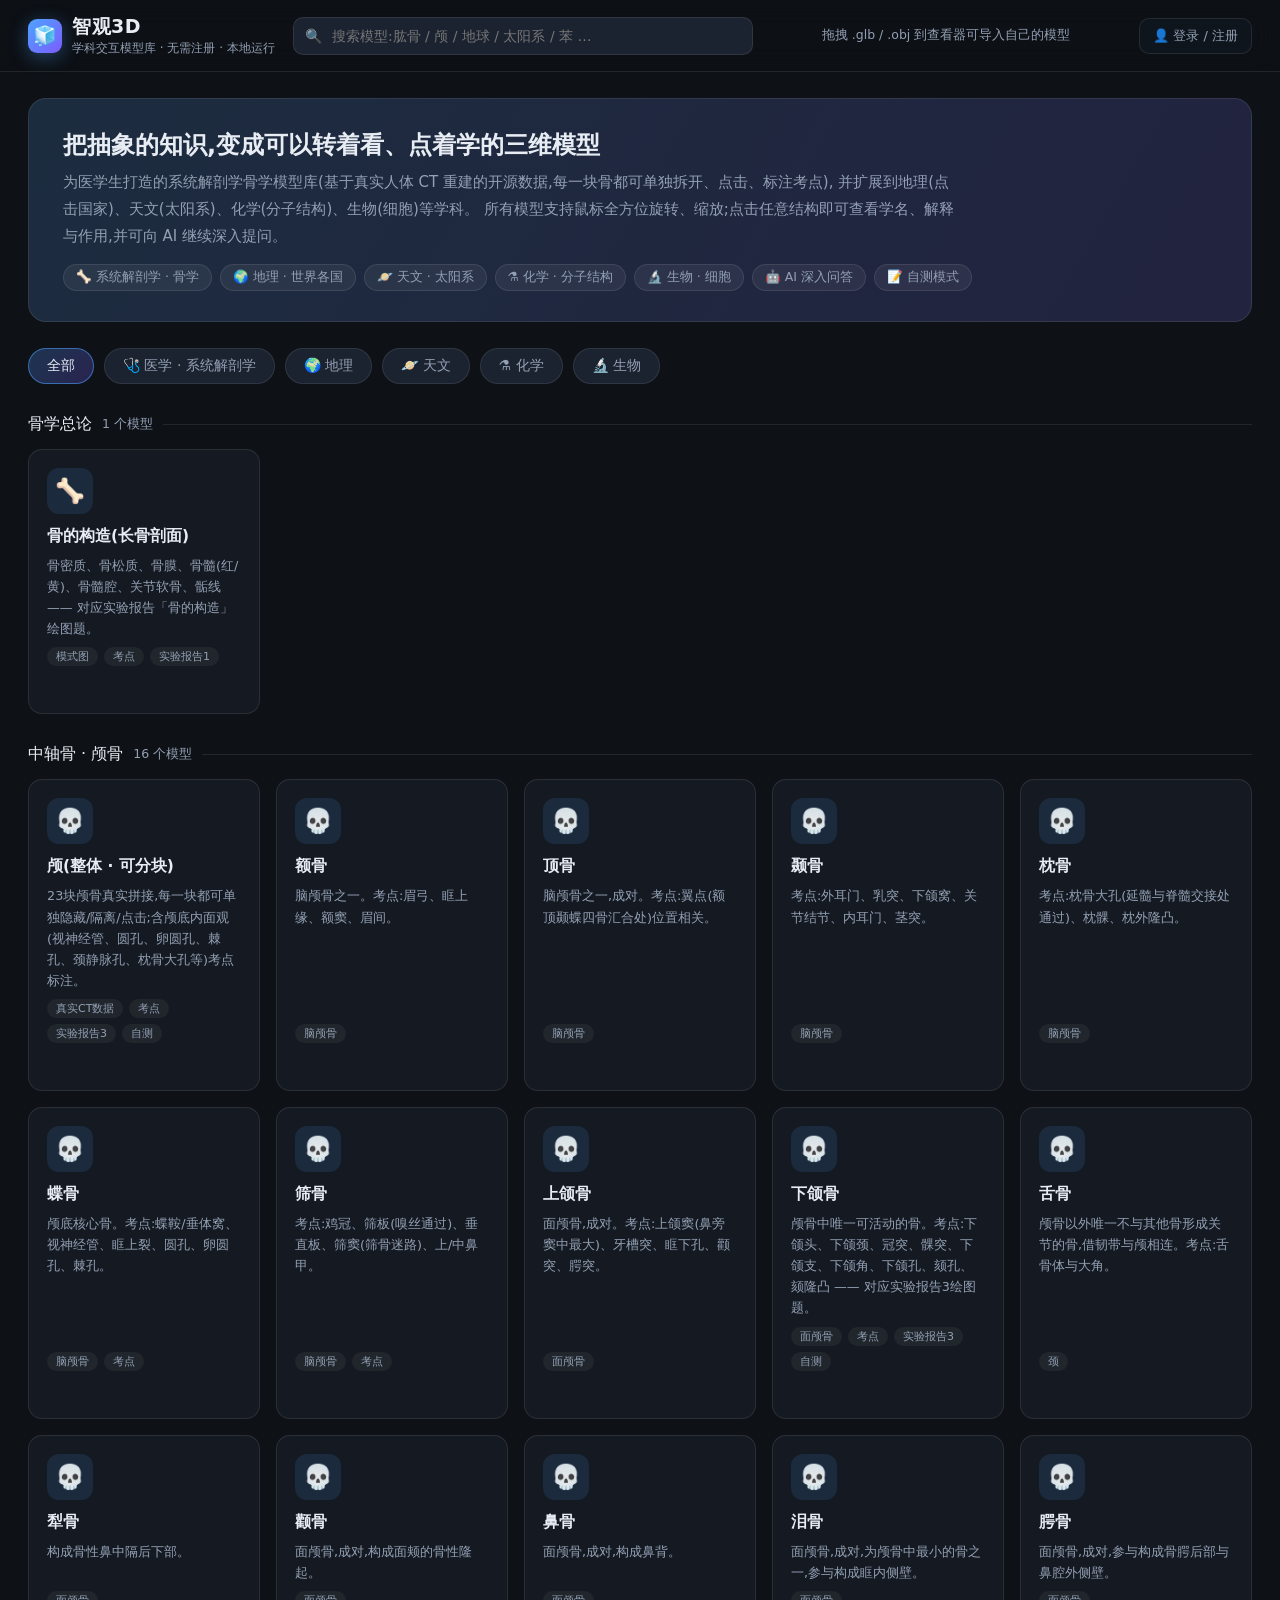
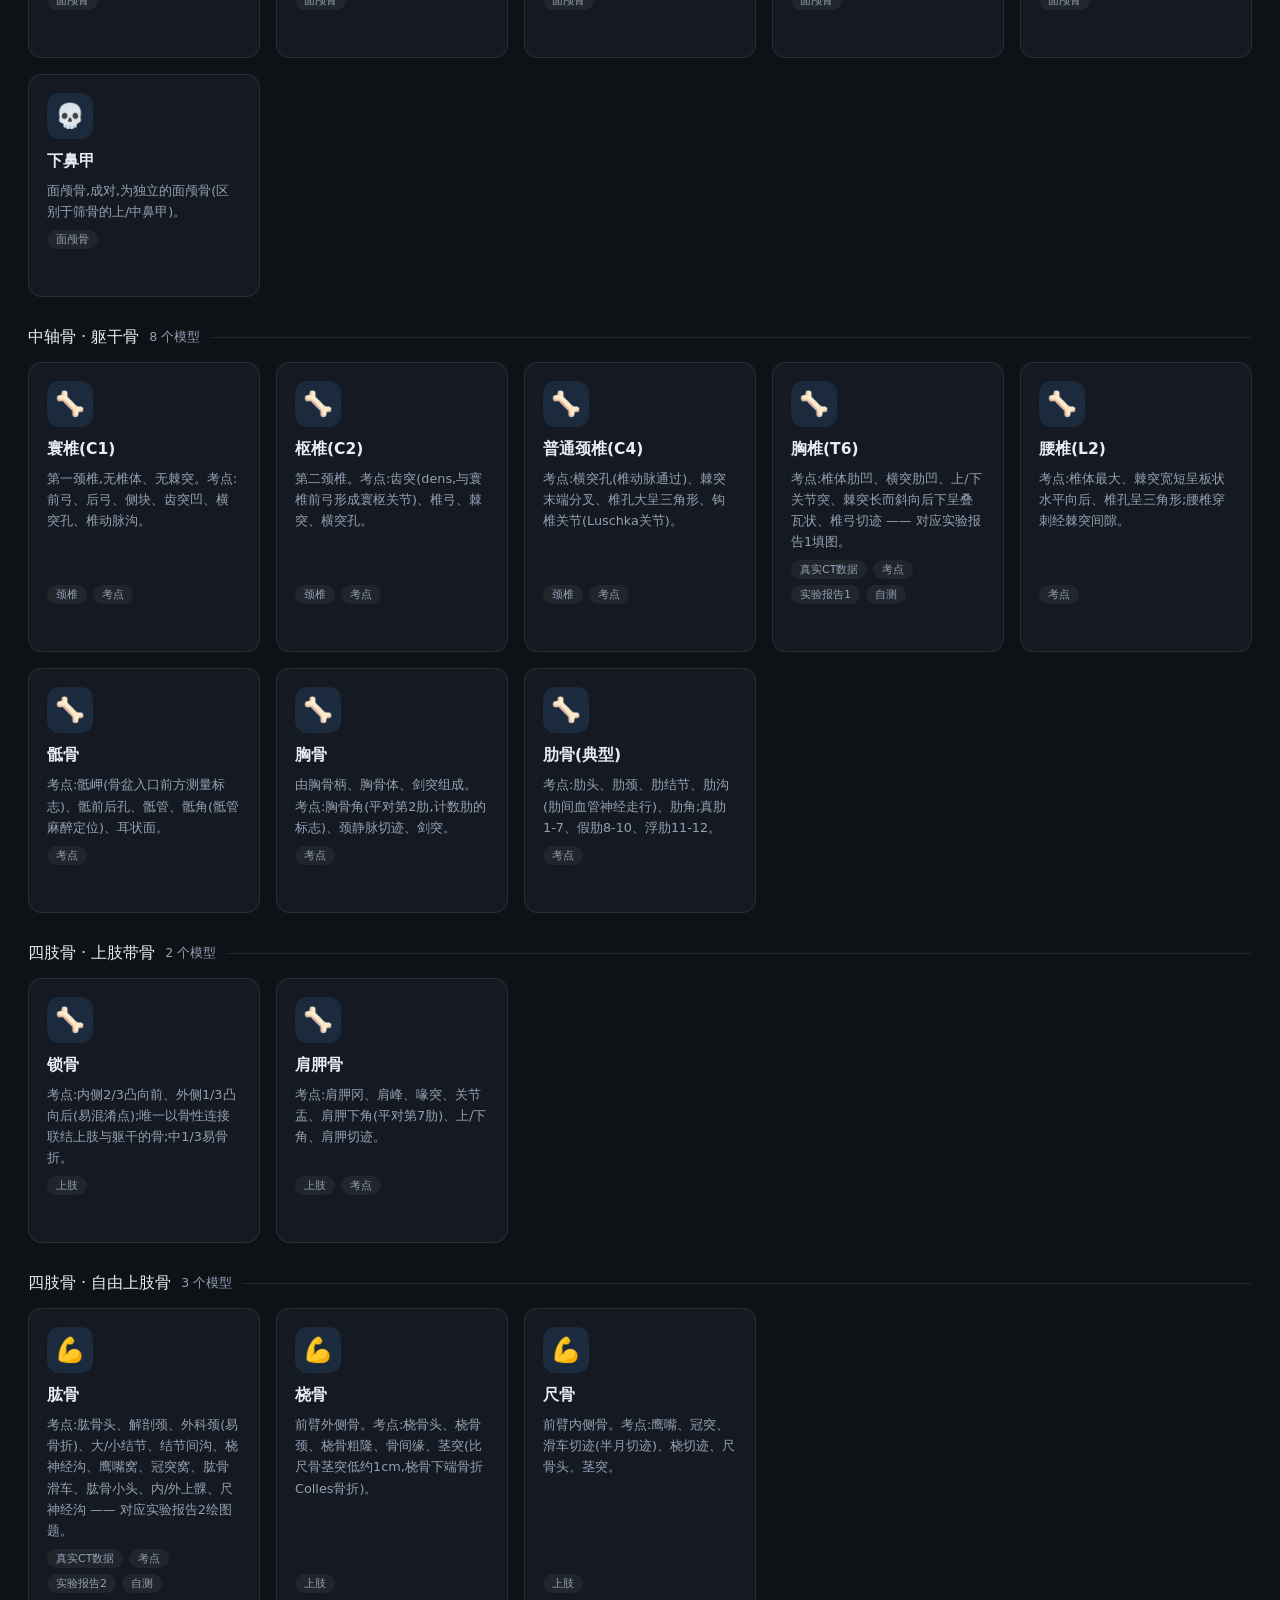
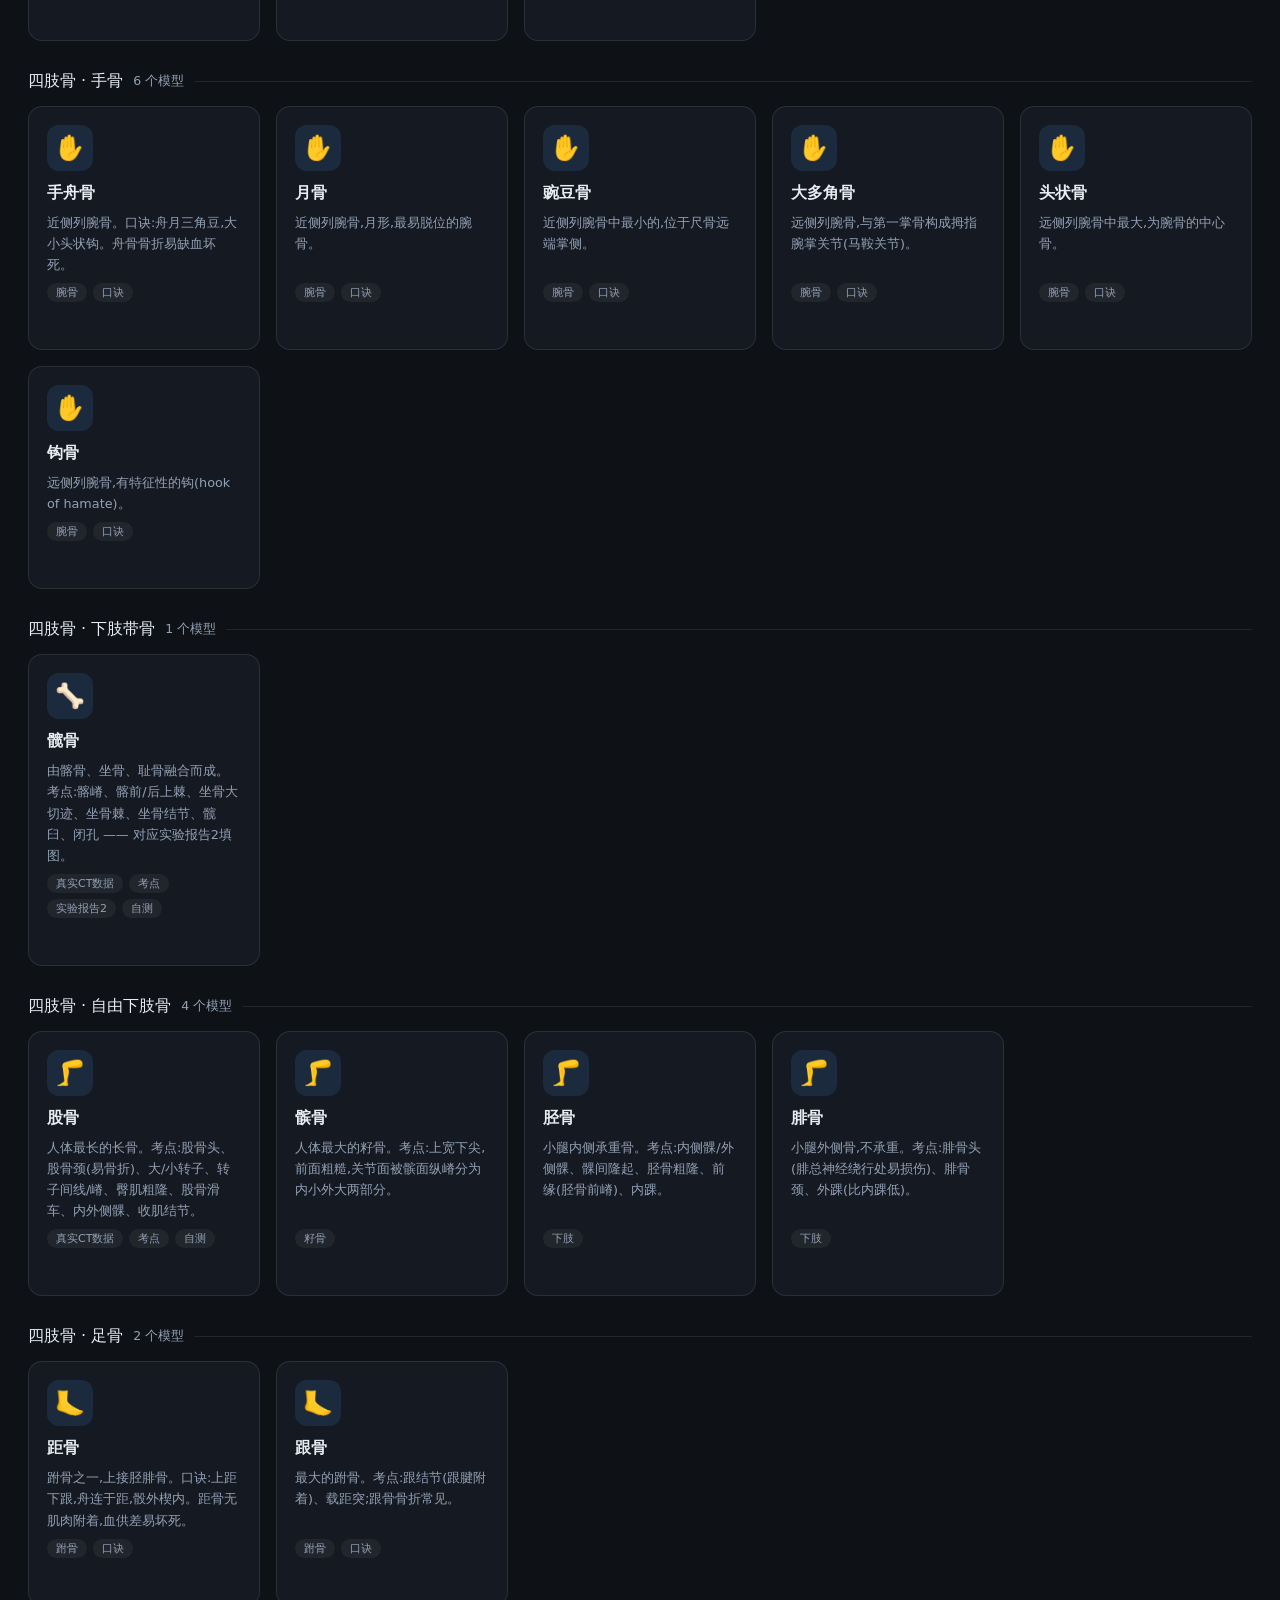
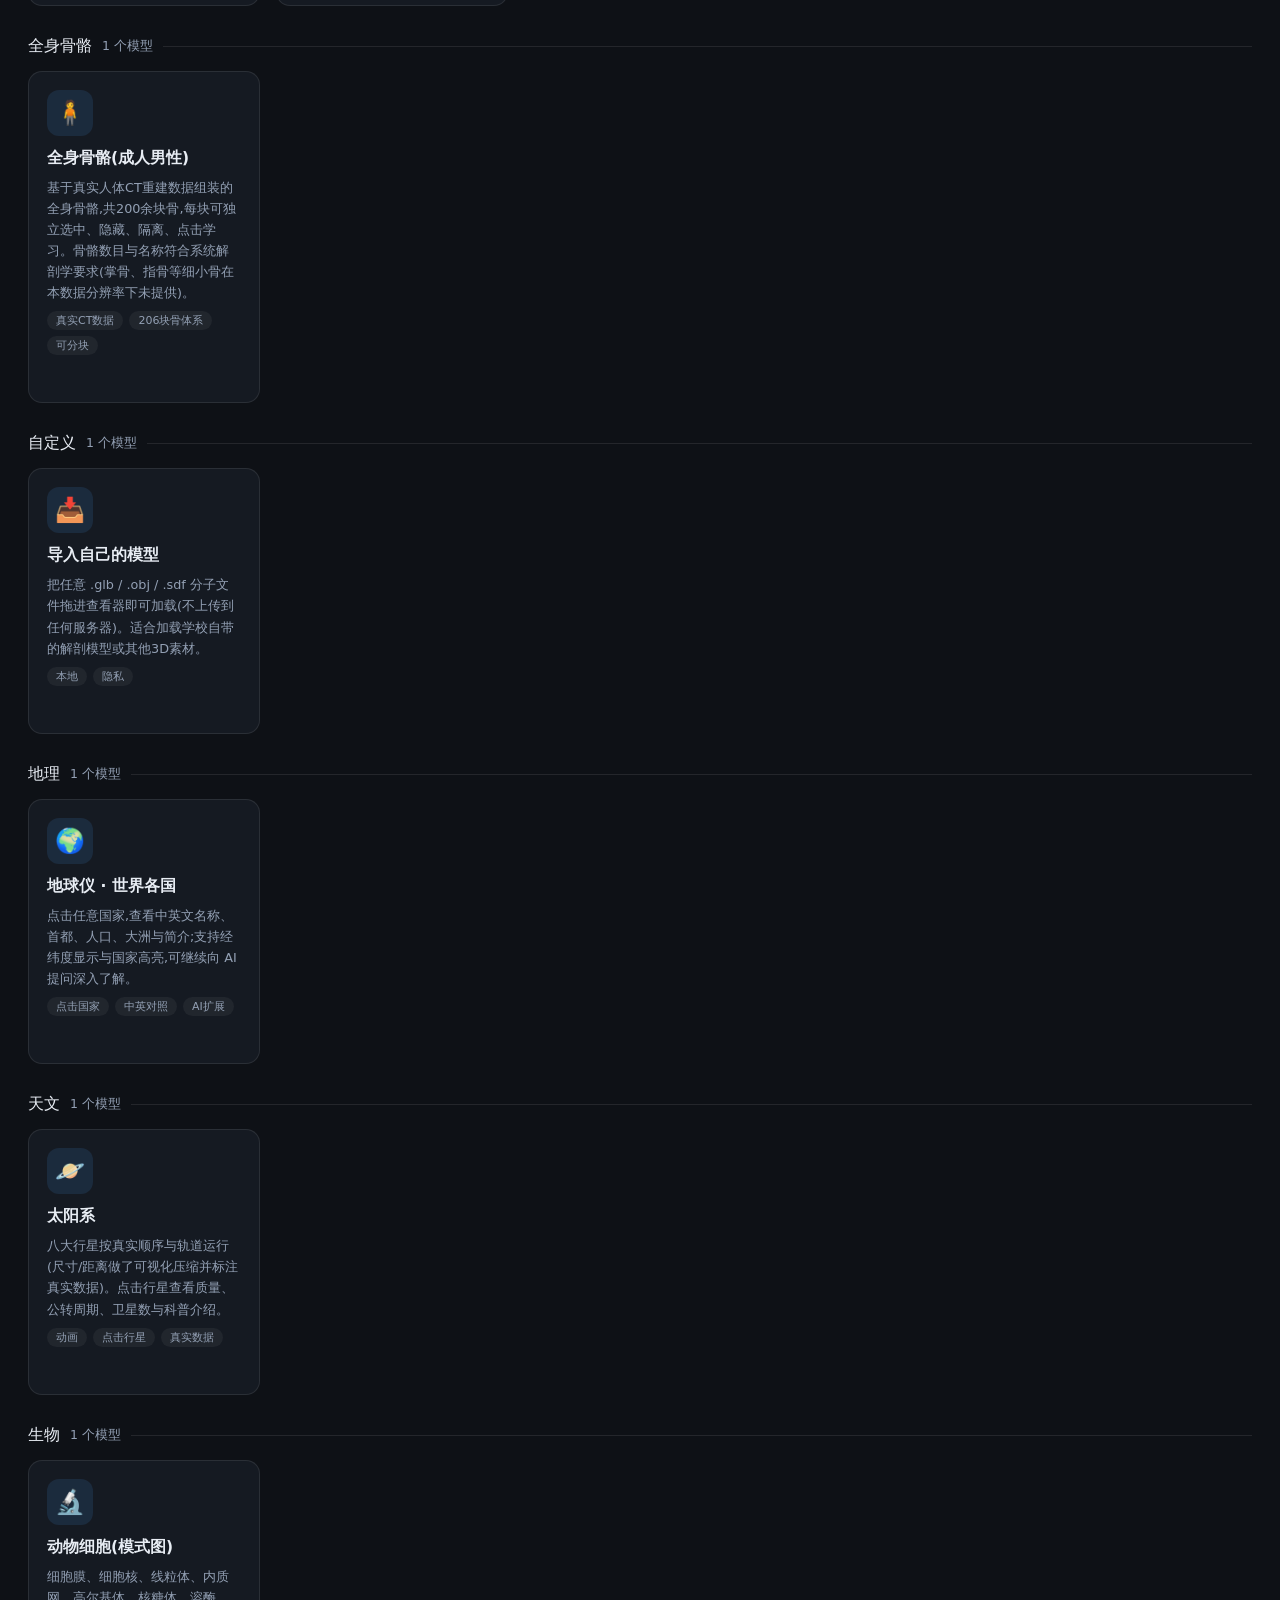
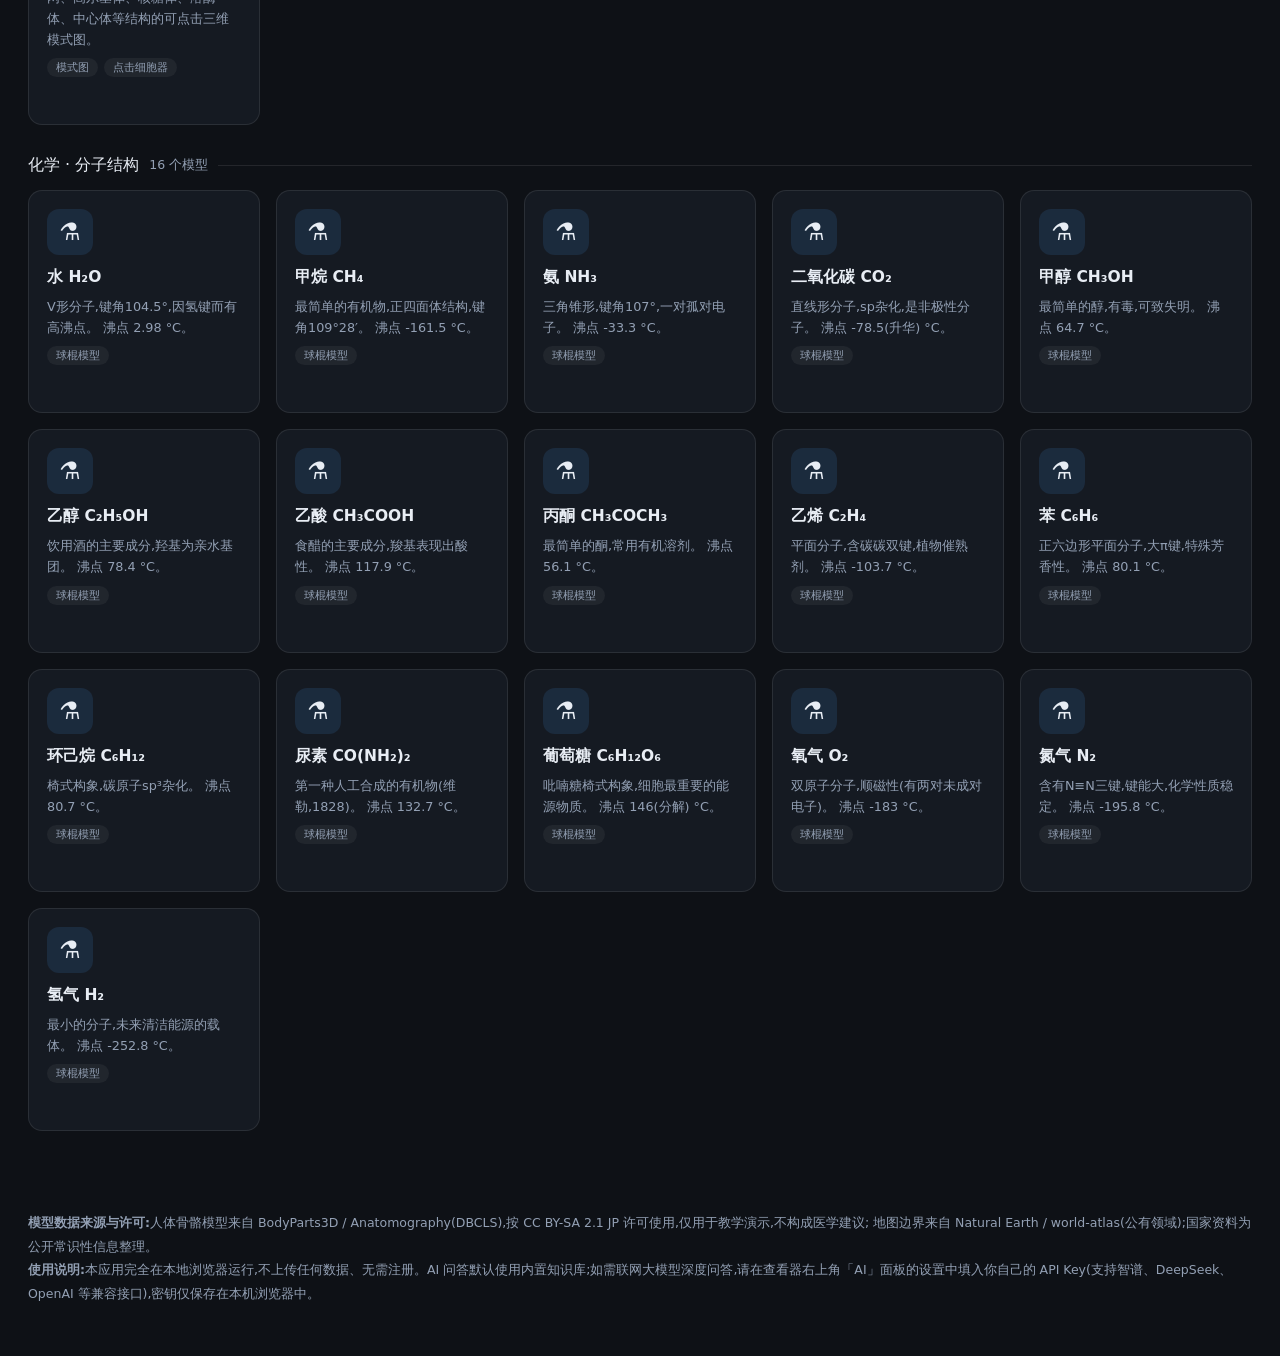
<file: index.html>
<!DOCTYPE html>
<html lang="zh-CN">
<head>
<meta charset="UTF-8">
<meta name="viewport" content="width=device-width, initial-scale=1.0">
<title>智观3D · 学科交互模型库</title>
<link rel="icon" href="data:image/svg+xml,<svg xmlns='http://www.w3.org/2000/svg' viewBox='0 0 100 100'><text y='.9em' font-size='90'>🧊</text></svg>">
<link rel="stylesheet" href="css/app.css">
</head>
<body>
<header class="lib-header">
  <div class="logo">
    <div class="cube">🧊</div>
    <div>
      <h1>智观3D</h1>
      <small>学科交互模型库 · 无需注册 · 本地运行</small>
    </div>
  </div>
  <div class="search-wrap">
    <input id="search" type="text" placeholder="搜索模型:肱骨 / 颅 / 地球 / 太阳系 / 苯 …">
  </div>
  <div class="header-note">拖拽 .glb / .obj 到查看器可导入自己的模型</div>
</header>

<main class="lib-main">
  <section class="hero">
    <h2>把抽象的知识,变成可以转着看、点着学的三维模型</h2>
    <p>为医学生打造的系统解剖学骨学模型库(基于真实人体 CT 重建的开源数据,每一块骨都可单独拆开、点击、标注考点),
       并扩展到地理(点击国家)、天文(太阳系)、化学(分子结构)、生物(细胞)等学科。
       所有模型支持鼠标全方位旋转、缩放;点击任意结构即可查看学名、解释与作用,并可向 AI 继续深入提问。</p>
    <div class="tags">
      <span class="tag">🦴 系统解剖学 · 骨学</span>
      <span class="tag">🌍 地理 · 世界各国</span>
      <span class="tag">🪐 天文 · 太阳系</span>
      <span class="tag">⚗️ 化学 · 分子结构</span>
      <span class="tag">🔬 生物 · 细胞</span>
      <span class="tag">🤖 AI 深入问答</span>
      <span class="tag">📝 自测模式</span>
    </div>
  </section>

  <div class="cat-row" id="catRow"></div>
  <div id="modelList"></div>
</main>

<footer class="lib-footer">
  <p><b>模型数据来源与许可:</b>人体骨骼模型来自 BodyParts3D / Anatomography(DBCLS),按 CC BY-SA 2.1 JP 许可使用,仅用于教学演示,不构成医学建议;
     地图边界来自 Natural Earth / world-atlas(公有领域);国家资料为公开常识性信息整理。</p>
  <p><b>使用说明:</b>本应用完全在本地浏览器运行,不上传任何数据、无需注册。AI 问答默认使用内置知识库;如需联网大模型深度问答,请在查看器右上角「AI」面板的设置中填入你自己的 API Key(支持智谱、DeepSeek、OpenAI 等兼容接口),密钥仅保存在本机浏览器中。</p>
</footer>

<script src="js/catalog.js"></script>
<script src="js/auth.js"></script>
<script>
(function () {
  const row = document.getElementById('catRow');
  const list = document.getElementById('modelList');
  const search = document.getElementById('search');
  const cats = [
    { id: 'all', name: '全部' },
    { id: 'medical', name: '🩺 医学 · 系统解剖学' },
    { id: 'geo', name: '🌍 地理' },
    { id: 'astro', name: '🪐 天文' },
    { id: 'chem', name: '⚗️ 化学' },
    { id: 'bio', name: '🔬 生物' }
  ];
  let curCat = 'all', curKw = '';

  cats.forEach(c => {
    const b = document.createElement('button');
    b.className = 'cat-chip' + (c.id === 'all' ? ' active' : '');
    b.textContent = c.name;
    b.onclick = () => {
      curCat = c.id;
      row.querySelectorAll('.cat-chip').forEach(x => x.classList.remove('active'));
      b.classList.add('active');
      render();
    };
    row.appendChild(b);
  });
  search.addEventListener('input', () => { curKw = search.value.trim().toLowerCase(); render(); });

  function render() {
    list.innerHTML = '';
    let shown = 0;
    // 分组显示
    const groups = [];
    CATALOG.forEach(m => {
      if (m.type === 'molecule-list') return;   // 分子集展开为单独卡片,汇总卡不显示
      if (curCat !== 'all' && m.cat !== curCat) return;
      if (curKw && !((m.title + ' ' + (m.en || '') + ' ' + (m.desc || '') + ' ' + (m.keywords || '')).toLowerCase().includes(curKw))) return;
      let g = groups.find(x => x.name === (m.groupName || '其他'));
      if (!g) { g = { name: m.groupName || '其他', items: [] }; groups.push(g); }
      g.items.push(m);
      shown++;
    });
    if (!shown) {
      list.innerHTML = '<p style="color:var(--txt-dim);padding:40px 0;text-align:center">没有找到匹配的模型,换个关键词试试?</p>';
      return;
    }
    groups.forEach(g => {
      const t = document.createElement('div');
      t.className = 'group-title';
      t.innerHTML = `${g.name} <span class="cnt">${g.items.length} 个模型</span>`;
      list.appendChild(t);
      const grid = document.createElement('div');
      grid.className = 'card-grid';
      g.items.forEach(m => grid.appendChild(card(m)));
      list.appendChild(grid);
    });
  }

  function card(m) {
    const d = document.createElement('div');
    d.className = 'model-card';
    d.innerHTML = `
      <div class="icon">${m.icon || '📦'}</div>
      <h3>${m.title}</h3>
      <div class="desc">${m.desc || ''}</div>
      <div class="meta">
        ${(m.tags || []).map(t => `<span>${t}</span>`).join('')}
      </div>
      <div class="open-hint">打开模型 →</div>`;
    d.onclick = () => { location.href = 'viewer.html?model=' + encodeURIComponent(m.id); };
    return d;
  }

  render();
})();
</script>
</body>
</html>
</file>
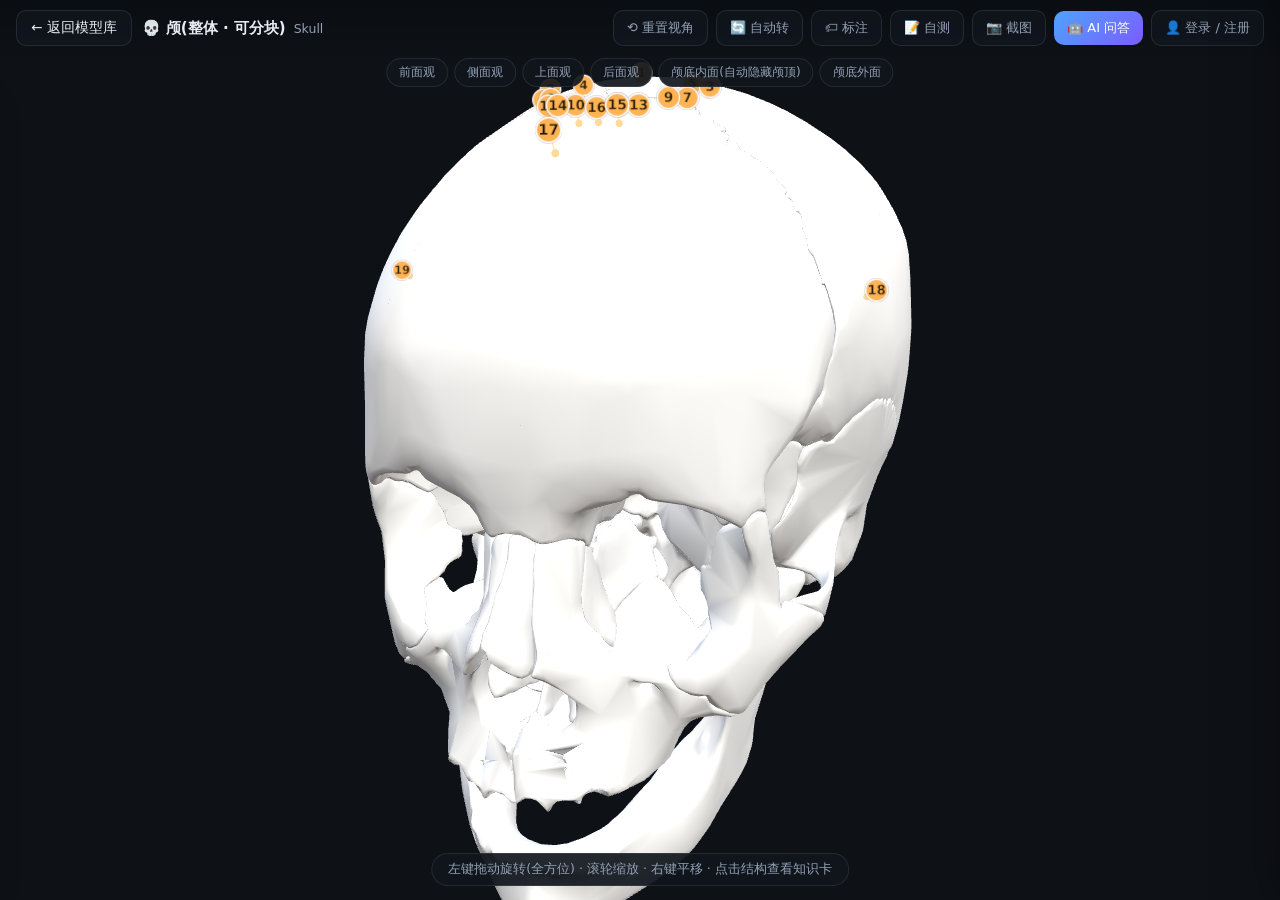
<file: viewer.html>
<!DOCTYPE html>
<html lang="zh-CN">
<head>
<meta charset="UTF-8">
<meta name="viewport" content="width=device-width, initial-scale=1.0">
<title>智观3D · 查看器</title>
<link rel="icon" href="data:image/svg+xml,<svg xmlns='http://www.w3.org/2000/svg' viewBox='0 0 100 100'><text y='.9em' font-size='90'>🧊</text></svg>">
<link rel="stylesheet" href="css/app.css">
</head>
<body class="viewer-body">
<canvas id="c3d"></canvas>

<!-- 顶部工具栏 -->
<div class="v-toolbar">
  <button class="back" onclick="location.href='index.html'">← 返回模型库</button>
  <div class="v-title" id="vTitle"></div>
  <div class="tb-group">
    <button class="tb-btn" id="btnReset" title="回到默认视角">⟲ 重置视角</button>
    <button class="tb-btn" id="btnSpin" title="自动旋转">🔄 自动转</button>
    <button class="tb-btn" id="btnLabels" title="显示/隐藏标注">🏷 标注</button>
    <button class="tb-btn" id="btnQuiz" title="考点自测">📝 自测</button>
    <button class="tb-btn" id="btnShot" title="保存当前画面为图片">📷 截图</button>
    <button class="tb-btn primary" id="btnAI">🤖 AI 问答</button>
  </div>
</div>

<div class="view-preset-bar" id="viewPresets"></div>

<!-- 左侧信息面板 -->
<aside class="info-panel" id="infoPanel">
  <div class="info-head">
    <div class="ih-title">
      <h2 id="infoTitle">点击模型上的结构</h2>
      <div class="latin" id="infoLatin"></div>
      <div class="cat-line" id="infoCat"></div>
    </div>
    <button class="icon-btn" id="infoClose" title="收起">✕</button>
  </div>
  <div class="info-body" id="infoBody">
    <div class="info-empty">
      <div style="font-size:34px">🖱️</div>
      <div><b>操作方法</b><br>
        左键拖动 = 旋转(可转任意角度,包括上下)<br>
        滚轮 = 缩放 · 右键拖动 = 平移<br>
        单击骨头 / 标注圆点 = 查看该结构<br>
        双击某块骨 = 单独隔离显示(组装模型)<br>
        下方骨块列表可控制每块骨的显示隐藏
      </div>
    </div>
  </div>
  <details class="bone-list-wrap" id="boneListWrap" style="display:none">
    <summary>🦴 骨块列表(点击隔离 / 双击恢复全部)</summary>
    <div class="bone-chips" id="boneChips"></div>
  </details>
</aside>

<!-- 自测 HUD -->
<div class="quiz-hud" id="quizHud">
  <div class="q-main">找出:<b id="quizQ">—</b></div>
  <div class="q-score" id="quizScore">得分 0/0</div>
  <button class="q-next" id="quizNext">跳过 ⏭</button>
  <button class="q-exit" id="quizExit">退出自测</button>
</div>
<div class="quiz-flash" id="quizFlash"></div>

<!-- AI 抽屉 -->
<div class="ai-drawer" id="aiDrawer">
  <div class="ai-head">
    <h3>🤖 AI 深入问答</h3>
    <span class="mode-badge" id="aiMode">内置知识库</span>
    <button class="icon-btn" id="aiSettingsBtn" title="AI 设置">⚙️</button>
    <button class="icon-btn" id="aiClose" title="关闭">✕</button>
  </div>
  <div class="ai-msgs" id="aiMsgs"></div>
  <div class="ai-chips" id="aiChips"></div>
  <div class="ai-input-row">
    <textarea id="aiInput" placeholder="针对当前模型/选中的结构提问,回车发送…"></textarea>
    <button class="ai-send" id="aiSend">➤</button>
  </div>
</div>

<!-- 设置弹窗 -->
<div class="modal-mask" id="settingsModal">
  <div class="modal">
    <h3>⚙️ AI 设置</h3>
    <div class="form-row">
      <label>接口预设</label>
      <div id="presetRow">
        <span class="preset-chip" data-p="offline">仅用内置知识库(无需联网)</span>
        <span class="preset-chip" data-p="zhipu">智谱 GLM</span>
        <span class="preset-chip" data-p="deepseek">DeepSeek</span>
        <span class="preset-chip" data-p="openai">OpenAI</span>
        <span class="preset-chip" data-p="custom">自定义</span>
      </div>
    </div>
    <div class="row2">
      <div class="form-row"><label>API 地址(OpenAI 兼容 /chat/completions)</label><input id="setUrl" placeholder="https://…/chat/completions"></div>
      <div class="form-row"><label>模型名</label><input id="setModel" placeholder="glm-4-flash / deepseek-chat / …"></div>
    </div>
    <div class="form-row"><label>API Key(仅保存在你自己的浏览器 localStorage)</label><input id="setKey" type="password" placeholder="sk-…"></div>
    <div class="test-line">
      <button class="btn-ghost" id="btnTestAI">测试连接</button>
      <span class="test-result" id="testResult"></span>
    </div>
    <p class="tip">· 不填写 Key 也能用:AI 面板会检索本页内置的解剖学知识库作答。<br>
      · 智谱 glm-4-flash 有免费额度;跨域报错说明该服务商不允许浏览器直连,可换用支持 CORS 的接口。<br>
      · 提问时会自动附上「当前模型 + 你选中的结构」的上下文,AI 答案更有针对性。</p>
    <div class="modal-actions">
      <button class="btn-ghost" id="setCancel">取消</button>
      <button class="btn-main" id="setSave">保存</button>
    </div>
  </div>
</div>

<div class="hint-bar" id="hintBar">左键拖动旋转(全方位) · 滚轮缩放 · 右键平移 · 点击结构查看知识卡</div>
<div class="drop-overlay" id="dropOverlay">松手即加载你的 .glb / .obj 模型(仅本地)</div>
<div class="toast" id="toast"></div>

<div class="loading-mask" id="loadingMask">
  <div class="spin"></div>
  <div class="l1" id="loadText">正在初始化…</div>
  <div class="load-bar"><i id="loadBar"></i></div>
  <div class="l2">首次加载后浏览器会缓存,第二次打开更快</div>
</div>

<script src="js/lib/three.min.js"></script>
<script src="js/lib/OrbitControls.js"></script>
<script src="js/lib/OBJLoader.js"></script>
<script src="js/lib/GLTFLoader.js"></script>
<script src="js/lib/topojson-client.min.js"></script>
<script src="js/lib/d3-array.min.js"></script>
<script src="js/lib/d3-geo.min.js"></script>
<script src="js/catalog.js"></script>
<script src="js/auth.js"></script>
<script src="js/ai.js"></script>
<script src="js/modules/anatomy.js"></script>
<script src="js/modules/globe.js"></script>
<script src="js/modules/solar.js"></script>
<script src="js/modules/molecule.js"></script>
<script src="js/modules/cell.js"></script>
<script src="js/modules/bone-structure.js"></script>
<script src="js/viewer.js"></script>
</body>
</html>
</file>
<file: css/app.css>
/* ============ 智观3D · 学科交互模型库 ============ */
:root {
  --bg: #0e1116;
  --bg-2: #151a22;
  --bg-3: #1c2330;
  --panel: rgba(17, 22, 30, 0.92);
  --line: rgba(255, 255, 255, 0.09);
  --txt: #e8edf4;
  --txt-dim: #93a0b4;
  --acc: #4da3ff;
  --acc-2: #7c5cff;
  --ok: #3ecf8e;
  --warn: #ffb454;
  --err: #ff6b6b;
  --radius: 14px;
  --shadow: 0 12px 40px rgba(0, 0, 0, 0.45);
  font-size: 15px;
}
* { box-sizing: border-box; margin: 0; padding: 0; }
html, body { height: 100%; }
body {
  font-family: "system-ui", "Segoe UI", "Microsoft YaHei", "PingFang SC", sans-serif;
  background: var(--bg);
  color: var(--txt);
  overflow-x: hidden;
}
a { color: var(--acc); text-decoration: none; }
button { font-family: inherit; cursor: pointer; }
input, select, textarea { font-family: inherit; }
::-webkit-scrollbar { width: 9px; height: 9px; }
::-webkit-scrollbar-thumb { background: #2c3646; border-radius: 5px; }
::-webkit-scrollbar-track { background: transparent; }

/* ---------- 首页(模型库) ---------- */
.lib-header {
  position: sticky; top: 0; z-index: 50;
  display: flex; align-items: center; gap: 18px;
  padding: 14px 28px;
  background: rgba(14, 17, 22, 0.85);
  backdrop-filter: blur(14px);
  border-bottom: 1px solid var(--line);
}
.logo { display: flex; align-items: center; gap: 10px; white-space: nowrap; }
.logo .cube {
  width: 34px; height: 34px; border-radius: 9px;
  background: linear-gradient(135deg, var(--acc), var(--acc-2));
  display: grid; place-items: center; font-size: 19px;
  box-shadow: 0 4px 18px rgba(77, 163, 255, 0.35);
}
.logo h1 { font-size: 19px; font-weight: 700; letter-spacing: 0.5px; }
.logo small { color: var(--txt-dim); font-size: 12px; display: block; font-weight: 400; }
.search-wrap { flex: 1; max-width: 460px; position: relative; }
.search-wrap input {
  width: 100%; padding: 10px 14px 10px 38px;
  background: var(--bg-3); border: 1px solid var(--line); border-radius: 10px;
  color: var(--txt); outline: none; font-size: 14px;
}
.search-wrap input:focus { border-color: rgba(77, 163, 255, 0.5); }
.search-wrap::before {
  content: "🔍"; position: absolute; left: 12px; top: 50%;
  transform: translateY(-50%); font-size: 14px; opacity: 0.7;
}
.header-note { margin-left: auto; color: var(--txt-dim); font-size: 12.5px; white-space: nowrap; }

.lib-main { max-width: 1280px; margin: 0 auto; padding: 26px 28px 80px; }
.hero {
  padding: 30px 34px; margin-bottom: 26px;
  background: linear-gradient(120deg, rgba(77,163,255,0.13), rgba(124,92,255,0.13)),
              var(--bg-2);
  border: 1px solid var(--line); border-radius: 18px;
}
.hero h2 { font-size: 24px; margin-bottom: 8px; }
.hero p { color: var(--txt-dim); line-height: 1.8; max-width: 900px; }
.hero .tags { margin-top: 14px; display: flex; gap: 8px; flex-wrap: wrap; }
.tag {
  padding: 4px 12px; border-radius: 999px; font-size: 12.5px;
  background: rgba(255, 255, 255, 0.06); border: 1px solid var(--line);
  color: var(--txt-dim);
}

.cat-row { display: flex; gap: 10px; flex-wrap: wrap; margin: 22px 0 18px; }
.cat-chip {
  padding: 8px 18px; border-radius: 999px; font-size: 14px;
  background: var(--bg-3); border: 1px solid var(--line); color: var(--txt-dim);
  transition: all 0.15s;
}
.cat-chip:hover { color: var(--txt); border-color: rgba(77, 163, 255, 0.4); }
.cat-chip.active {
  background: linear-gradient(135deg, rgba(77,163,255,0.25), rgba(124,92,255,0.25));
  color: var(--txt); border-color: rgba(77, 163, 255, 0.55);
}
.group-title {
  margin: 30px 0 14px; font-size: 16px; color: var(--txt);
  display: flex; align-items: center; gap: 10px;
}
.group-title::after { content: ""; flex: 1; height: 1px; background: var(--line); }
.group-title .cnt { color: var(--txt-dim); font-size: 12.5px; }

.card-grid {
  display: grid; gap: 16px;
  grid-template-columns: repeat(auto-fill, minmax(230px, 1fr));
}
.model-card {
  background: var(--bg-2); border: 1px solid var(--line); border-radius: var(--radius);
  padding: 18px; cursor: pointer; transition: transform 0.15s, border-color 0.15s, box-shadow 0.15s;
  display: flex; flex-direction: column; gap: 8px; position: relative; overflow: hidden;
}
.model-card:hover {
  transform: translateY(-3px);
  border-color: rgba(77, 163, 255, 0.5);
  box-shadow: var(--shadow);
}
.model-card .icon {
  width: 46px; height: 46px; border-radius: 12px; font-size: 24px;
  display: grid; place-items: center; margin-bottom: 4px;
  background: rgba(77, 163, 255, 0.12);
}
.model-card h3 { font-size: 15.5px; }
.model-card .desc { font-size: 12.8px; color: var(--txt-dim); line-height: 1.65; flex: 1; }
.model-card .meta { display: flex; gap: 6px; flex-wrap: wrap; }
.model-card .meta span {
  font-size: 11px; padding: 2px 9px; border-radius: 999px;
  background: rgba(255, 255, 255, 0.05); color: var(--txt-dim);
}
.model-card .open-hint {
  margin-top: 4px; font-size: 12.5px; color: var(--acc); opacity: 0;
  transition: opacity 0.15s;
}
.model-card:hover .open-hint { opacity: 1; }
.cat-medical .icon { background: rgba(255, 107, 107, 0.13); }
.cat-geo .icon { background: rgba(62, 207, 142, 0.13); }
.cat-astro .icon { background: rgba(124, 92, 255, 0.16); }
.cat-chem .icon { background: rgba(255, 180, 84, 0.13); }
.cat-bio .icon { background: rgba(77, 163, 255, 0.13); }

.lib-footer {
  max-width: 1280px; margin: 0 auto; padding: 0 28px 50px;
  color: var(--txt-dim); font-size: 12.5px; line-height: 1.9;
}

/* ---------- 查看器 ---------- */
.viewer-body { overflow: hidden; }
#c3d {
  position: fixed; inset: 0; display: block;
  cursor: grab;
}
#c3d.grabbing { cursor: grabbing; }
#c3d.pickable { cursor: pointer; }

.v-toolbar {
  position: fixed; top: 0; left: 0; right: 0; z-index: 30;
  display: flex; align-items: center; gap: 10px;
  padding: 10px 16px;
  background: linear-gradient(rgba(10, 13, 18, 0.9), rgba(10, 13, 18, 0));
}
.v-toolbar .back {
  display: flex; align-items: center; gap: 6px;
  padding: 8px 14px; border-radius: 10px;
  background: var(--panel); border: 1px solid var(--line); color: var(--txt);
  font-size: 13.5px;
}
.v-toolbar .back:hover { border-color: rgba(77, 163, 255, 0.5); }
.v-title { font-size: 15px; font-weight: 600; }
.v-title small { color: var(--txt-dim); font-weight: 400; margin-left: 8px; }
.tb-group { margin-left: auto; display: flex; gap: 8px; align-items: center; flex-wrap: wrap; }
.tb-btn {
  padding: 8px 13px; border-radius: 10px; font-size: 13px;
  background: var(--panel); border: 1px solid var(--line); color: var(--txt-dim);
  transition: all 0.15s; white-space: nowrap;
}
.tb-btn:hover { color: var(--txt); border-color: rgba(77, 163, 255, 0.45); }
.tb-btn.on { color: #fff; background: rgba(77, 163, 255, 0.22); border-color: rgba(77, 163, 255, 0.55); }
.tb-btn.primary { color: #fff; background: linear-gradient(135deg, var(--acc), var(--acc-2)); border: none; }

.view-preset-bar {
  position: fixed; top: 58px; left: 50%; transform: translateX(-50%);
  z-index: 29; display: flex; gap: 6px; flex-wrap: wrap; justify-content: center;
  max-width: 90vw;
}
.vp-btn {
  padding: 5px 12px; border-radius: 999px; font-size: 12px;
  background: var(--panel); border: 1px solid var(--line); color: var(--txt-dim);
}
.vp-btn:hover { color: var(--txt); }

/* 左侧信息面板 */
.info-panel {
  position: fixed; left: 16px; top: 96px; bottom: 20px; width: 372px; z-index: 25;
  background: var(--panel); border: 1px solid var(--line); border-radius: var(--radius);
  backdrop-filter: blur(16px); box-shadow: var(--shadow);
  display: flex; flex-direction: column;
  transform: translateX(-110%); transition: transform 0.25s ease;
}
.info-panel.show { transform: none; }
.info-head {
  padding: 14px 16px; border-bottom: 1px solid var(--line);
  display: flex; align-items: flex-start; gap: 10px;
}
.info-head .ih-title { flex: 1; }
.info-head h2 { font-size: 17px; line-height: 1.35; }
.info-head .latin { color: var(--txt-dim); font-size: 12.5px; font-style: italic; margin-top: 2px; }
.info-head .cat-line { margin-top: 6px; display: flex; gap: 6px; flex-wrap: wrap; }
.info-head .cat-line span {
  font-size: 11px; padding: 2px 9px; border-radius: 999px;
  background: rgba(77, 163, 255, 0.13); color: var(--acc);
}
.icon-btn {
  width: 28px; height: 28px; border-radius: 8px; border: 1px solid var(--line);
  background: transparent; color: var(--txt-dim); font-size: 13px; flex: none;
}
.icon-btn:hover { color: var(--txt); }
.info-body { flex: 1; overflow-y: auto; padding: 14px 16px 20px; }
.kb-sec { margin-bottom: 16px; }
.kb-sec h4 {
  font-size: 12.5px; color: var(--acc); margin-bottom: 7px; letter-spacing: 1px;
  display: flex; align-items: center; gap: 6px;
}
.kb-sec p { font-size: 13.5px; line-height: 1.85; color: #c9d4e3; }
.kb-sec ul { list-style: none; }
.kb-sec li {
  font-size: 13.2px; line-height: 1.75; color: #c9d4e3;
  padding-left: 16px; position: relative; margin-bottom: 5px;
}
.kb-sec li::before { content: "·"; position: absolute; left: 4px; color: var(--acc); font-weight: 700; }
.kb-sec li b { color: var(--txt); font-weight: 600; }
.kb-sec li.clickable { cursor: pointer; padding: 4px 6px 4px 20px; border-radius: 8px; margin-left: -6px; }
.kb-sec li.clickable:hover { background: rgba(77, 163, 255, 0.1); }
.kb-sec li.clickable::before { content: "◉"; left: 4px; top: 6px; font-size: 11px; color: var(--warn); }
.mnemo {
  background: rgba(255, 180, 84, 0.09); border: 1px solid rgba(255, 180, 84, 0.25);
  border-radius: 10px; padding: 10px 12px; font-size: 13px; line-height: 1.8; color: #ffd9a0;
}
.clinical {
  background: rgba(255, 107, 107, 0.07); border: 1px solid rgba(255, 107, 107, 0.2);
  border-radius: 10px; padding: 10px 12px; font-size: 13px; line-height: 1.8; color: #ffb3b3;
}
.info-empty {
  height: 100%; display: flex; flex-direction: column; align-items: center; justify-content: center;
  color: var(--txt-dim); font-size: 13.5px; gap: 10px; text-align: center; line-height: 2;
  padding: 0 24px;
}
.bone-list-wrap { border-top: 1px solid var(--line); padding: 10px 12px; }
.bone-list-wrap summary {
  font-size: 13px; color: var(--txt-dim); cursor: pointer; user-select: none; padding: 4px 2px;
}
.bone-chips { display: flex; flex-wrap: wrap; gap: 6px; padding: 8px 2px; max-height: 180px; overflow-y: auto; }
.bone-chip {
  font-size: 12px; padding: 4px 11px; border-radius: 999px;
  background: var(--bg-3); border: 1px solid var(--line); color: var(--txt-dim);
}
.bone-chip:hover { color: var(--txt); border-color: rgba(77, 163, 255, 0.5); }
.bone-chip.hidden-bone { opacity: 0.4; text-decoration: line-through; }

/* AI 抽屉 */
.ai-drawer {
  position: fixed; right: 0; top: 0; bottom: 0; width: 420px; max-width: 92vw; z-index: 40;
  background: rgba(15, 19, 26, 0.97); border-left: 1px solid var(--line);
  display: flex; flex-direction: column;
  transform: translateX(105%); transition: transform 0.25s ease;
  box-shadow: -18px 0 50px rgba(0, 0, 0, 0.5);
}
.ai-drawer.show { transform: none; }
.ai-head {
  padding: 14px 16px; border-bottom: 1px solid var(--line);
  display: flex; align-items: center; gap: 10px;
}
.ai-head h3 { font-size: 15px; flex: 1; }
.ai-head .mode-badge {
  font-size: 11px; padding: 3px 10px; border-radius: 999px;
  background: rgba(62, 207, 142, 0.13); color: var(--ok); border: 1px solid rgba(62, 207, 142, 0.3);
}
.ai-head .mode-badge.cloud { background: rgba(77, 163, 255, 0.13); color: var(--acc); border-color: rgba(77, 163, 255, 0.3); }
.ai-msgs { flex: 1; overflow-y: auto; padding: 16px; display: flex; flex-direction: column; gap: 12px; }
.ai-msg { max-width: 88%; border-radius: 14px; padding: 10px 14px; font-size: 13.5px; line-height: 1.8; white-space: pre-wrap; word-break: break-word; }
.ai-msg.user { align-self: flex-end; background: linear-gradient(135deg, rgba(77,163,255,0.25), rgba(124,92,255,0.25)); }
.ai-msg.bot { align-self: flex-start; background: var(--bg-3); color: #c9d4e3; }
.ai-msg.bot b { color: var(--txt); }
.ai-msg.bot h5 { font-size: 13px; color: var(--acc); margin: 8px 0 4px; }
.ai-msg.bot ul { padding-left: 18px; }
.ai-msg.bot li { margin: 3px 0; }
.ai-msg .src { margin-top: 8px; font-size: 11.5px; color: var(--txt-dim); border-top: 1px dashed var(--line); padding-top: 6px; }
.ai-typing { align-self: flex-start; color: var(--txt-dim); font-size: 13px; padding: 6px 2px; }
.ai-chips { display: flex; flex-wrap: wrap; gap: 7px; padding: 0 16px 10px; }
.ai-chip {
  font-size: 12px; padding: 5px 12px; border-radius: 999px;
  background: var(--bg-3); border: 1px solid var(--line); color: var(--txt-dim);
}
.ai-chip:hover { color: var(--txt); border-color: rgba(77, 163, 255, 0.5); }
.ai-input-row { display: flex; gap: 8px; padding: 12px 16px 16px; border-top: 1px solid var(--line); }
.ai-input-row textarea {
  flex: 1; resize: none; height: 46px; border-radius: 10px; padding: 11px 13px;
  background: var(--bg-3); border: 1px solid var(--line); color: var(--txt); outline: none; font-size: 13.5px;
}
.ai-input-row textarea:focus { border-color: rgba(77, 163, 255, 0.5); }
.ai-send {
  width: 46px; border-radius: 10px; border: none; font-size: 18px;
  background: linear-gradient(135deg, var(--acc), var(--acc-2)); color: #fff;
}

/* 弹窗 */
.modal-mask {
  position: fixed; inset: 0; z-index: 60; background: rgba(5, 8, 12, 0.72);
  display: none; align-items: center; justify-content: center; backdrop-filter: blur(4px);
}
.modal-mask.show { display: flex; }
.modal {
  width: 560px; max-width: 92vw; max-height: 86vh; overflow-y: auto;
  background: var(--bg-2); border: 1px solid var(--line); border-radius: 16px;
  padding: 22px 24px; box-shadow: var(--shadow);
}
.modal h3 { font-size: 16px; margin-bottom: 14px; }
.modal .form-row { margin-bottom: 13px; }
.modal label { display: block; font-size: 12.5px; color: var(--txt-dim); margin-bottom: 6px; }
.modal input, .modal select {
  width: 100%; padding: 9px 12px; border-radius: 9px; font-size: 13.5px;
  background: var(--bg-3); border: 1px solid var(--line); color: var(--txt); outline: none;
}
.modal input:focus, .modal select:focus { border-color: rgba(77, 163, 255, 0.5); }
.modal .row2 { display: flex; gap: 10px; }
.modal .row2 .form-row { flex: 1; }
.modal-actions { display: flex; gap: 10px; justify-content: flex-end; margin-top: 18px; }
.modal-actions button { padding: 9px 18px; border-radius: 10px; font-size: 13.5px; }
.btn-ghost { background: var(--bg-3); border: 1px solid var(--line); color: var(--txt-dim); }
.btn-main { background: linear-gradient(135deg, var(--acc), var(--acc-2)); border: none; color: #fff; }
.modal .tip { font-size: 12px; color: var(--txt-dim); line-height: 1.8; margin-top: 8px; }
.modal .test-line { display: flex; align-items: center; gap: 10px; margin-top: 4px; }
.modal .test-result { font-size: 12.5px; }
.preset-chip { font-size: 12px; padding: 3px 10px; border-radius: 999px; background: var(--bg-3); border: 1px solid var(--line); color: var(--txt-dim); margin: 0 4px 4px 0; display: inline-block; }
.preset-chip.active { color: var(--acc); border-color: rgba(77,163,255,0.5); }

/* 加载遮罩 */
.loading-mask {
  position: fixed; inset: 0; z-index: 70; background: var(--bg);
  display: flex; flex-direction: column; align-items: center; justify-content: center; gap: 18px;
  transition: opacity 0.4s;
}
.loading-mask.hide { opacity: 0; pointer-events: none; }
.spin {
  width: 46px; height: 46px; border-radius: 50%;
  border: 3px solid rgba(77, 163, 255, 0.15); border-top-color: var(--acc);
  animation: spin 0.9s linear infinite;
}
@keyframes spin { to { transform: rotate(360deg); } }
.loading-mask .l1 { font-size: 15px; }
.loading-mask .l2 { font-size: 12.5px; color: var(--txt-dim); }
.load-bar { width: 260px; height: 5px; border-radius: 3px; background: var(--bg-3); overflow: hidden; }
.load-bar i { display: block; height: 100%; width: 0%; background: linear-gradient(90deg, var(--acc), var(--acc-2)); transition: width 0.2s; }

/* 底部提示 & 自测 HUD */
.hint-bar {
  position: fixed; bottom: 14px; left: 50%; transform: translateX(-50%); z-index: 20;
  padding: 7px 16px; border-radius: 999px; font-size: 12.5px; color: var(--txt-dim);
  background: var(--panel); border: 1px solid var(--line); white-space: nowrap; max-width: 92vw;
  overflow: hidden; text-overflow: ellipsis;
}
.quiz-hud {
  position: fixed; top: 58px; left: 50%; transform: translateX(-50%); z-index: 35;
  display: none; align-items: center; gap: 14px;
  background: var(--panel); border: 1px solid rgba(255, 180, 84, 0.4); border-radius: 14px;
  padding: 12px 20px; box-shadow: var(--shadow); backdrop-filter: blur(12px);
}
.quiz-hud.show { display: flex; }
.quiz-hud .q-main { font-size: 14.5px; }
.quiz-hud .q-main b { color: var(--warn); font-size: 16px; }
.quiz-hud .q-score { font-size: 12.5px; color: var(--txt-dim); white-space: nowrap; }
.quiz-hud .q-next { font-size: 12.5px; padding: 6px 12px; border-radius: 9px; background: var(--bg-3); border: 1px solid var(--line); color: var(--txt-dim); }
.quiz-hud .q-exit { font-size: 12.5px; padding: 6px 12px; border-radius: 9px; background: rgba(255, 107, 107, 0.12); border: 1px solid rgba(255, 107, 107, 0.3); color: var(--err); }
.quiz-flash {
  position: fixed; top: 120px; left: 50%; transform: translateX(-50%); z-index: 36;
  padding: 10px 22px; border-radius: 12px; font-size: 15px; font-weight: 600;
  opacity: 0; pointer-events: none; transition: opacity 0.2s;
}
.quiz-flash.show { opacity: 1; }
.quiz-flash.ok { background: rgba(62, 207, 142, 0.16); border: 1px solid rgba(62, 207, 142, 0.5); color: var(--ok); }
.quiz-flash.bad { background: rgba(255, 107, 107, 0.16); border: 1px solid rgba(255, 107, 107, 0.5); color: var(--err); }

/* 选中结构 3D 标签 */
.part-label {
  position: fixed; z-index: 22; pointer-events: none;
  padding: 4px 12px; border-radius: 999px; font-size: 12.5px; white-space: nowrap;
  background: rgba(255, 180, 84, 0.92); color: #201502; font-weight: 600;
  box-shadow: 0 3px 14px rgba(0, 0, 0, 0.4);
  transform: translate(-50%, -140%);
}
.part-label::after {
  content: ""; position: absolute; left: 50%; bottom: -5px; transform: translateX(-50%);
  border: 5px solid transparent; border-top-color: rgba(255, 180, 84, 0.92); border-bottom: none;
}

/* toast */
.toast {
  position: fixed; bottom: 60px; left: 50%; transform: translateX(-50%) translateY(20px);
  background: var(--bg-3); color: var(--txt); border: 1px solid var(--line);
  padding: 10px 20px; border-radius: 12px; font-size: 13.5px; z-index: 80;
  opacity: 0; pointer-events: none; transition: all 0.25s; box-shadow: var(--shadow);
}
.toast.show { opacity: 1; transform: translateX(-50%); }

.drop-overlay {
  position: fixed; inset: 0; z-index: 65; display: none;
  align-items: center; justify-content: center;
  background: rgba(77, 163, 255, 0.09); border: 3px dashed rgba(77, 163, 255, 0.55);
  font-size: 17px; color: var(--acc); backdrop-filter: blur(2px);
}
.drop-overlay.show { display: flex; }

@media (max-width: 760px) {
  .info-panel { width: calc(100vw - 24px); left: 12px; }
  .ai-drawer { width: 100vw; }
  .header-note { display: none; }
  .view-preset-bar { top: auto; bottom: 52px; }
}
</file>
